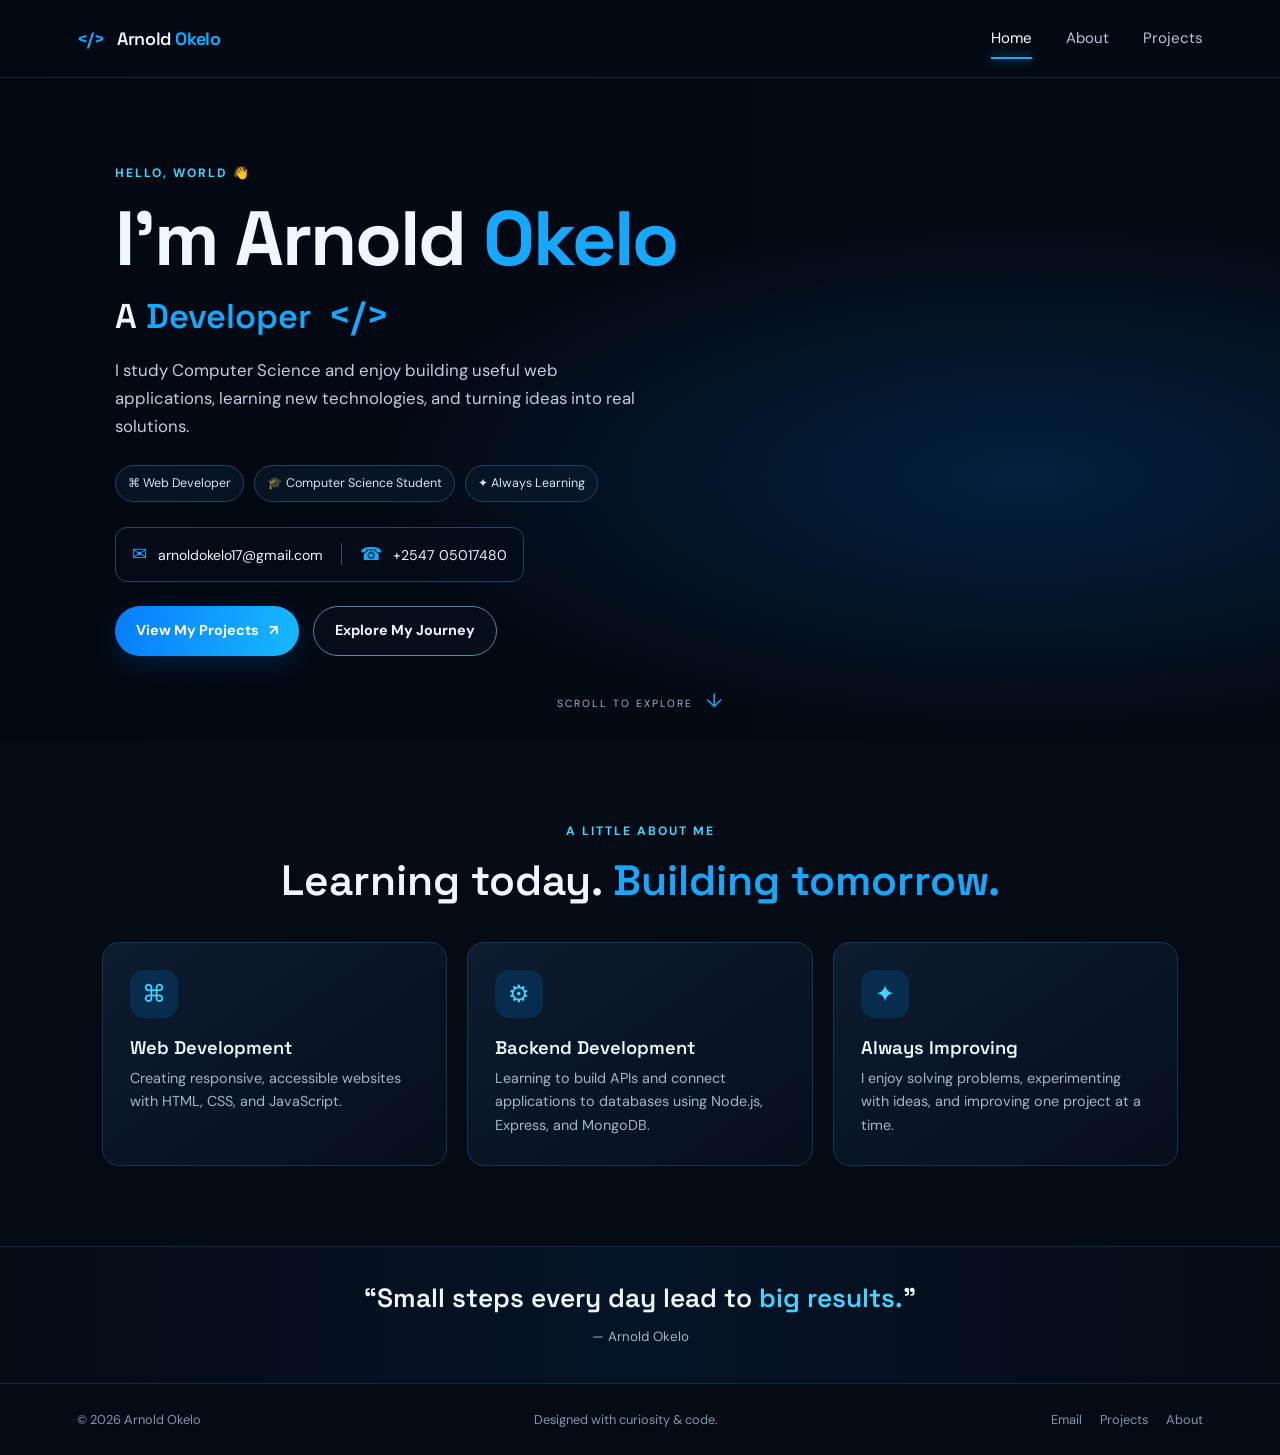
<file: index.html>
<!DOCTYPE html>
<html lang="en">
<head>
  <meta charset="UTF-8">
  <meta name="viewport" content="width=device-width, initial-scale=1.0">
  <meta name="description" content="Arnold Okelo — Computer Science student and developer portfolio.">
  <title>Arnold Okelo | Developer</title>
  <link rel="stylesheet" href="style.css">
  <script src="script.js" defer></script>
</head>
<body>
  <header class="site-header">
    <a class="brand" href="index.html"><span class="brand-mark">&lt;/&gt;</span> Arnold <b>Okelo</b></a>
    <button class="menu-toggle" aria-label="Toggle navigation" aria-expanded="false"><span></span><span></span><span></span></button>
    <nav class="nav-links">
      <a class="active" href="index.html">Home</a><a href="about.html">About</a><a href="projects.html">Projects</a>
    </nav>
  </header>

  <main>
    <section class="hero">
      <div class="hero-content">
        <p class="eyebrow">HELLO, WORLD 👋</p>
        <h1>I'm Arnold <span>Okelo</span></h1>
        <h2>A <span class="typed-role">Developer</span> <span class="code-mark">&lt;/&gt;</span></h2>
        <p class="hero-copy">I study Computer Science and enjoy building useful web applications, learning new technologies, and turning ideas into real solutions.</p>
        <div class="pills"><span>⌘ Web Developer</span><span>🎓 Computer Science Student</span><span>✦ Always Learning</span></div>
        <div class="contact-strip">
          <a href="mailto: arnoldokelo17@gmail.com"><span>✉</span> arnoldokelo17@gmail.com</a>
          <i></i>
          <a href="tel:+254705017480"><span>☎</span> +2547 05017480</a>
        </div>
        <div class="hero-actions">
          <a class="button primary" href="projects.html">View My Projects <span>↗</span></a>
          <a class="button outline" href="about.html">Explore My Journey</a>
        </div>
      </div>
      <div class="scroll-note">SCROLL TO EXPLORE <span>↓</span></div>
    </section>

    <section class="section">
      <div class="section-heading"><p class="eyebrow">A LITTLE ABOUT ME</p><h2>Learning today. <span>Building tomorrow.</span></h2></div>
      <div class="feature-grid">
        <article class="feature-card"><div class="feature-icon">⌘</div><h3>Web Development</h3><p>Creating responsive, accessible websites with HTML, CSS, and JavaScript.</p></article>
        <article class="feature-card"><div class="feature-icon">⚙</div><h3>Backend Development</h3><p>Learning to build APIs and connect applications to databases using Node.js, Express, and MongoDB.</p></article>
        <article class="feature-card"><div class="feature-icon">✦</div><h3>Always Improving</h3><p>I enjoy solving problems, experimenting with ideas, and improving one project at a time.</p></article>
      </div>
    </section>

    <section class="quote-band"><p>“Small steps every day lead to <span>big results.</span>”</p><small>— Arnold Okelo</small></section>
  </main>

  <footer class="footer"><span>© <span data-year></span> Arnold Okelo</span><span>Designed with curiosity &amp; code.</span><div class="footer-links"><a href="mailto:YOUR_EMAIL@gmail.com">Email</a><a href="projects.html">Projects</a><a href="about.html">About</a></div></footer>
</body>
</html>
</file>
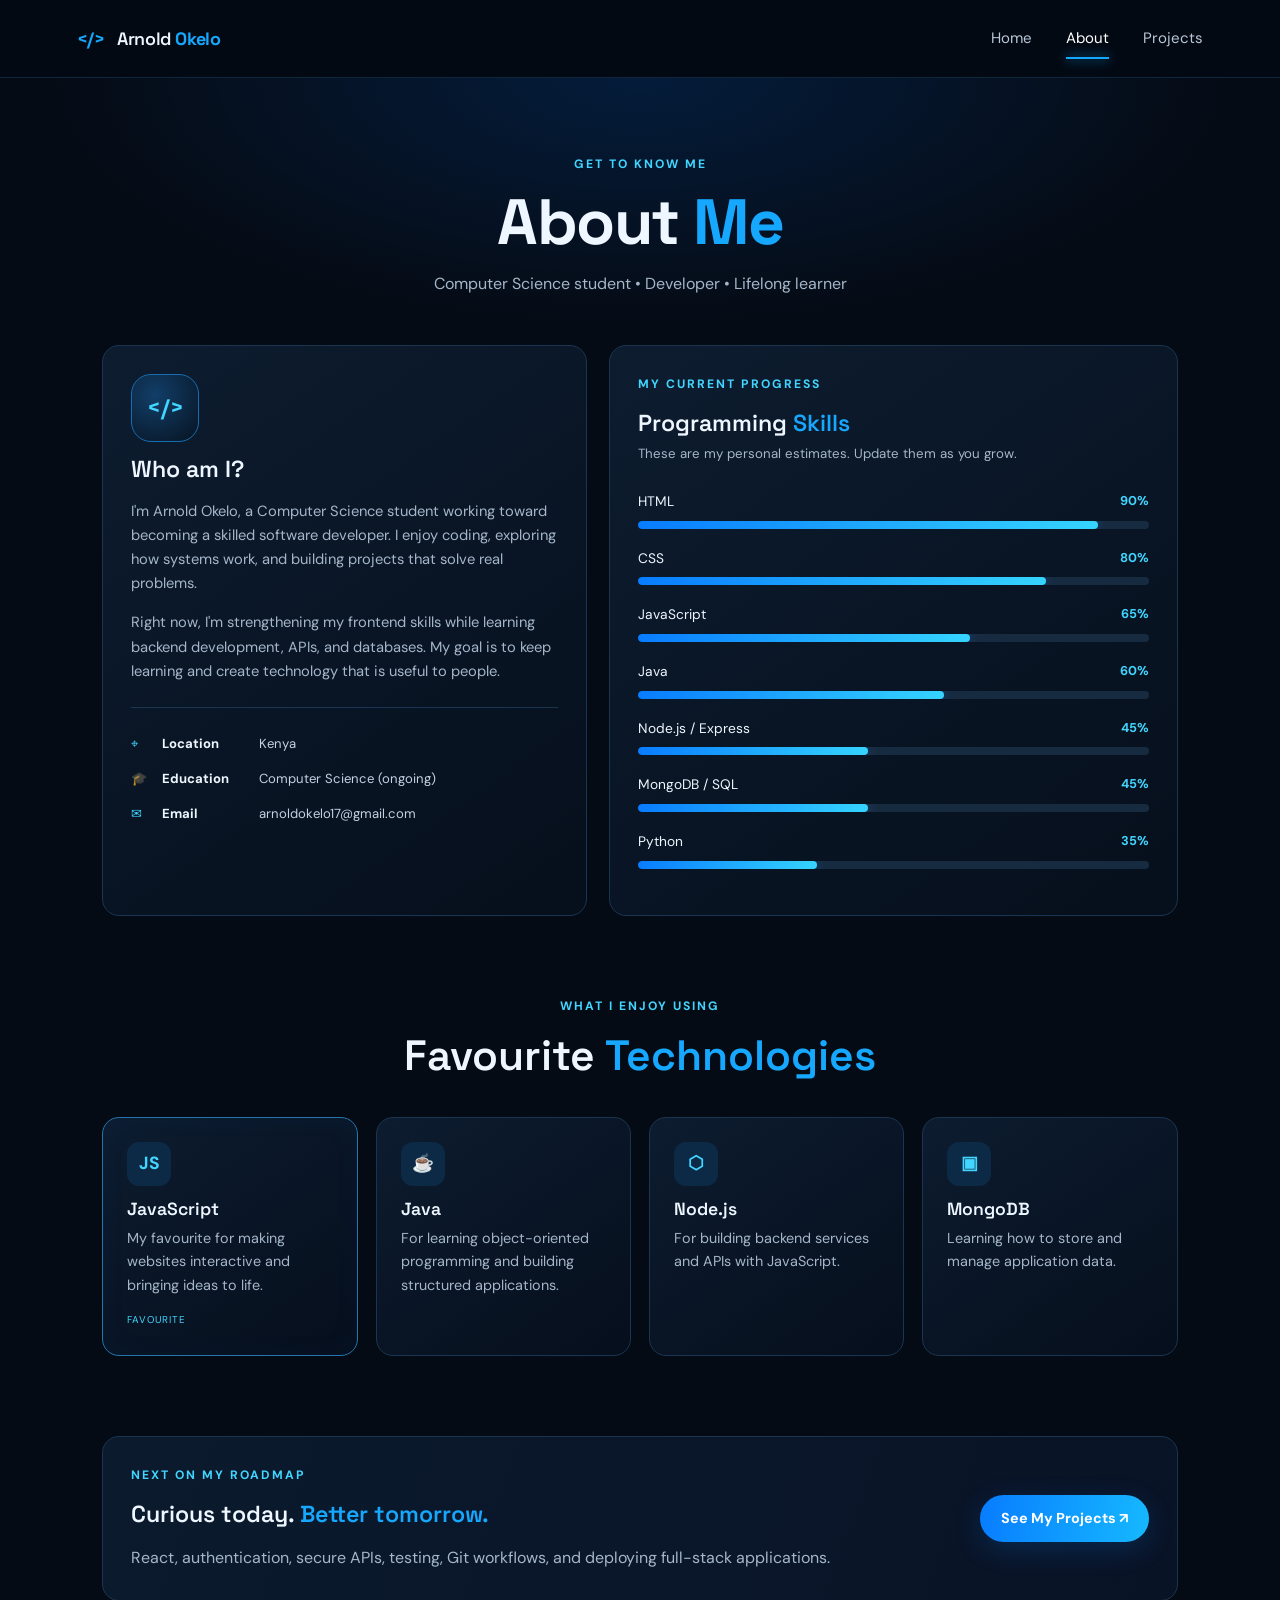
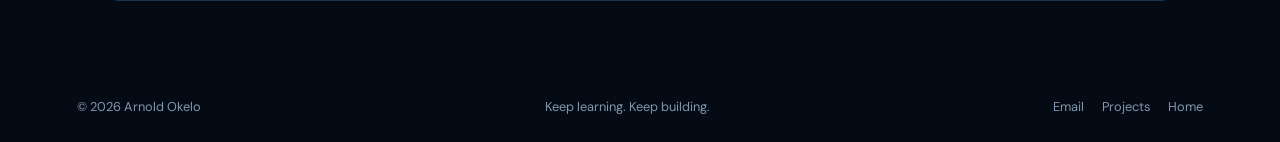
<file: about.html>
<!DOCTYPE html>
<html lang="en">
<head>
  <meta charset="UTF-8"><meta name="viewport" content="width=device-width, initial-scale=1.0">
  <title>About | Arnold Okelo</title><link rel="stylesheet" href="style.css"><script src="script.js" defer></script>
</head>
<body>
  <header class="site-header"><a class="brand" href="index.html"><span class="brand-mark">&lt;/&gt;</span> Arnold <b>Okelo</b></a><button class="menu-toggle" aria-label="Toggle navigation" aria-expanded="false"><span></span><span></span><span></span></button><nav class="nav-links"><a href="index.html">Home</a><a class="active" href="about.html">About</a><a href="projects.html">Projects</a></nav></header>
  <main class="page-main">
    <section class="page-intro"><p class="eyebrow">GET TO KNOW ME</p><h1>About <span>Me</span></h1><p>Computer Science student • Developer • Lifelong learner</p></section>
    <section class="about-layout">
      <article class="panel bio-panel"><div class="avatar">&lt;/&gt;</div><h2>Who am I?</h2><p>I'm Arnold Okelo, a Computer Science student working toward becoming a skilled software developer. I enjoy coding, exploring how systems work, and building projects that solve real problems.</p><p>Right now, I'm strengthening my frontend skills while learning backend development, APIs, and databases. My goal is to keep learning and create technology that is useful to people.</p><div class="bio-facts"><p><span>⌖</span><b>Location</b><span>Kenya</span></p><p><span>🎓</span><b>Education</b><span>Computer Science (ongoing)</span></p><p><span>✉</span><b>Email</b><span>arnoldokelo17@gmail.com</span></p></div></article>
      <section class="panel skills-panel"><div class="section-heading compact"><p class="eyebrow">MY CURRENT PROGRESS</p><h2>Programming <span>Skills</span></h2><p class="muted">These are my personal estimates. Update them as you grow.</p></div>
        <div class="skill"><div><span>HTML</span><b>90%</b></div><div class="progress"><span style="width:90%"></span></div></div>
        <div class="skill"><div><span>CSS</span><b>80%</b></div><div class="progress"><span style="width:80%"></span></div></div>
        <div class="skill"><div><span>JavaScript</span><b>65%</b></div><div class="progress"><span style="width:65%"></span></div></div>
        <div class="skill"><div><span>Java</span><b>60%</b></div><div class="progress"><span style="width:60%"></span></div></div>
        <div class="skill"><div><span>Node.js / Express</span><b>45%</b></div><div class="progress"><span style="width:45%"></span></div></div>
        <div class="skill"><div><span>MongoDB / SQL</span><b>45%</b></div><div class="progress"><span style="width:45%"></span></div></div>
        <div class="skill"><div><span>Python</span><b>35%</b></div><div class="progress"><span style="width:35%"></span></div></div>
      </section>
    </section>
    <section class="section">
      <div class="section-heading"><p class="eyebrow">WHAT I ENJOY USING</p><h2>Favourite <span>Technologies</span></h2></div>
      <div class="tech-grid">
        <article class="tech-card favourite"><span class="tech-symbol">JS</span><h3>JavaScript</h3><p>My favourite for making websites interactive and bringing ideas to life.</p><small>FAVOURITE</small></article>
        <article class="tech-card"><span class="tech-symbol">☕</span><h3>Java</h3><p>For learning object-oriented programming and building structured applications.</p></article>
        <article class="tech-card"><span class="tech-symbol">⬡</span><h3>Node.js</h3><p>For building backend services and APIs with JavaScript.</p></article>
        <article class="tech-card"><span class="tech-symbol">▣</span><h3>MongoDB</h3><p>Learning how to store and manage application data.</p></article>
      </div>
    </section>
    <section class="panel learning-panel"><div><p class="eyebrow">NEXT ON MY ROADMAP</p><h2>Curious today. <span>Better tomorrow.</span></h2><p>React, authentication, secure APIs, testing, Git workflows, and deploying full-stack applications.</p></div><a class="button primary" href="projects.html">See My Projects ↗</a></section>
  </main>
  <footer class="footer"><span>© <span data-year></span> Arnold Okelo</span><span>Keep learning. Keep building.</span><div class="footer-links"><a href="mailto:YOUR_EMAIL@gmail.com">Email</a><a href="projects.html">Projects</a><a href="index.html">Home</a></div></footer>
</body>
</html>
</file>
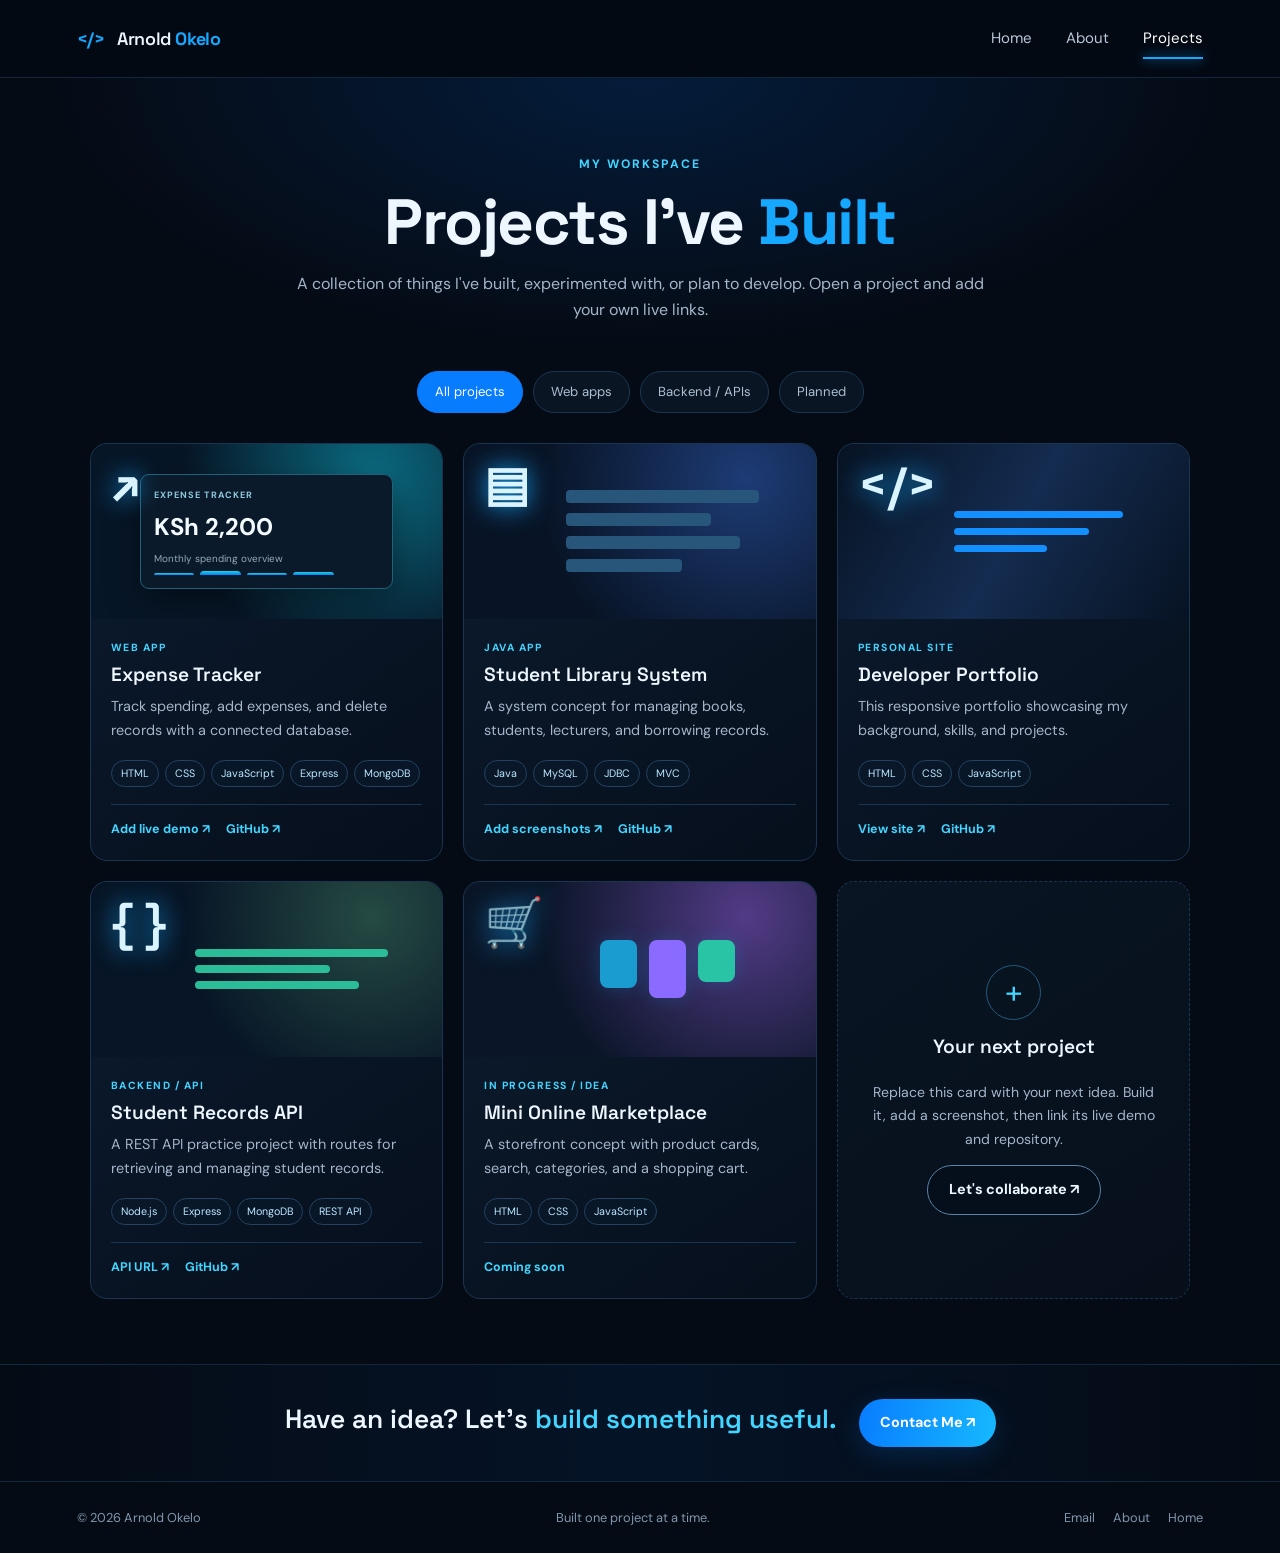
<file: projects.html>
<!DOCTYPE html>
<html lang="en">
<head>
  <meta charset="UTF-8"><meta name="viewport" content="width=device-width, initial-scale=1.0">
  <title>Projects | Arnold Okelo</title><link rel="stylesheet" href="style.css"><script src="script.js" defer></script>
</head>
<body>
  <header class="site-header"><a class="brand" href="index.html"><span class="brand-mark">&lt;/&gt;</span> Arnold <b>Okelo</b></a><button class="menu-toggle" aria-label="Toggle navigation" aria-expanded="false"><span></span><span></span><span></span></button><nav class="nav-links"><a href="index.html">Home</a><a href="about.html">About</a><a class="active" href="projects.html">Projects</a></nav></header>
  <main class="page-main">
    <section class="page-intro"><p class="eyebrow">MY WORKSPACE</p><h1>Projects I've <span>Built</span></h1><p>A collection of things I've built, experimented with, or plan to develop. Open a project and add your own live links.</p></section>
    <div class="filter-bar" role="group" aria-label="Filter projects"><button class="filter active" data-filter="all">All projects</button><button class="filter" data-filter="web">Web apps</button><button class="filter" data-filter="backend">Backend / APIs</button><button class="filter" data-filter="planned">Planned</button></div>
    <section class="project-grid">
      <article class="project-card" data-category="web"><div class="project-art art-expense"><span>↗</span><div class="mini-window"><b>EXPENSE TRACKER</b><strong>KSh 2,200</strong><small>Monthly spending overview</small><div class="mini-bars"><i></i><i></i><i></i><i></i></div></div></div><div class="project-body"><p class="project-type">WEB APP</p><h2>Expense Tracker</h2><p>Track spending, add expenses, and delete records with a connected database.</p><div class="tags"><span>HTML</span><span>CSS</span><span>JavaScript</span><span>Express</span><span>MongoDB</span></div><div class="project-links"><a href="https://github.com/clad-code/Expense-Tracker" class="project-link placeholder-link">Add live demo ↗</a><a href="#" class="project-link placeholder-link">GitHub ↗</a></div></div></article>
      <article class="project-card" data-category="web"><div class="project-art art-library"><span>▤</span><div class="library-lines"><i></i><i></i><i></i><i></i></div></div><div class="project-body"><p class="project-type">JAVA APP</p><h2>Student Library System</h2><p>A system concept for managing books, students, lecturers, and borrowing records.</p><div class="tags"><span>Java</span><span>MySQL</span><span>JDBC</span><span>MVC</span></div><div class="project-links"><a href="#" class="project-link placeholder-link">Add screenshots ↗</a><a href="#" class="project-link placeholder-link">GitHub ↗</a></div></div></article>
      <article class="project-card" data-category="web"><div class="project-art art-portfolio"><span>&lt;/&gt;</span><div class="portfolio-lines"><i></i><i></i><i></i></div></div><div class="project-body"><p class="project-type">PERSONAL SITE</p><h2>Developer Portfolio</h2><p>This responsive portfolio showcasing my background, skills, and projects.</p><div class="tags"><span>HTML</span><span>CSS</span><span>JavaScript</span></div><div class="project-links"><a href="index.html" class="project-link">View site ↗</a><a href="#" class="project-link placeholder-link">GitHub ↗</a></div></div></article>
      <article class="project-card" data-category="backend"><div class="project-art art-api"><span>{ }</span><div class="api-lines"><i></i><i></i><i></i></div></div><div class="project-body"><p class="project-type">BACKEND / API</p><h2>Student Records API</h2><p>A REST API practice project with routes for retrieving and managing student records.</p><div class="tags"><span>Node.js</span><span>Express</span><span>MongoDB</span><span>REST API</span></div><div class="project-links"><a href="#" class="project-link placeholder-link">API URL ↗</a><a href="https://github.com/clad-code/MarketPlace" class="project-link placeholder-link">GitHub ↗</a></div></div></article>
      <article class="project-card" data-category="planned"><div class="project-art art-market"><span>🛒</span><div class="market-circles"><i></i><i></i><i></i></div></div><div class="project-body"><p class="project-type">IN PROGRESS / IDEA</p><h2>Mini Online Marketplace</h2><p>A storefront concept with product cards, search, categories, and a shopping cart.</p><div class="tags"><span>HTML</span><span>CSS</span><span>JavaScript</span></div><div class="project-links"><a href="https://github.com/clad-code/MarketPlace" class="project-link placeholder-link">Coming soon</a></div></div></article>
      <article class="project-card add-project" data-category="planned"><div class="add-circle">+</div><h2>Your next project</h2><p>Replace this card with your next idea. Build it, add a screenshot, then link its live demo and repository.</p><a class="button outline" href="mailto:YOUR_EMAIL@gmail.com">Let's collaborate ↗</a></article>
    </section>
    <section class="quote-band project-cta"><p>Have an idea? Let's <span>build something useful.</span></p><a class="button primary" href="mailto:YOUR_EMAIL@gmail.com">Contact Me ↗</a></section>
  </main>
  <footer class="footer"><span>© <span data-year></span> Arnold Okelo</span><span>Built one project at a time.</span><div class="footer-links"><a href="mailto: arnoldokelo17@gmail.com">Email</a><a href="about.html">About</a><a href="index.html">Home</a></div></footer>
</body>
</html>
</file>
<file: style.css>
@import url('https://fonts.googleapis.com/css2?family=DM+Sans:wght@400;500;600;700&family=Space+Grotesk:wght@400;500;600;700&display=swap');
:root{--bg:#050b15;--panel:#0a1423;--panel2:#0d1b2d;--line:#1a3551;--text:#eef6ff;--muted:#a5b6ca;--blue:#16a8ff;--cyan:#42d5ff;--purple:#8365ff}
*{box-sizing:border-box}html{scroll-behavior:smooth}body{margin:0;background:var(--bg);color:var(--text);font-family:'DM Sans',sans-serif;line-height:1.65}a{color:inherit;text-decoration:none}button{font:inherit}.site-header{height:78px;display:flex;align-items:center;justify-content:space-between;padding:0 clamp(22px,6vw,90px);background:rgba(4,10,20,.92);border-bottom:1px solid rgba(58,124,178,.25);position:sticky;top:0;z-index:20;backdrop-filter:blur(16px)}.brand{font-family:'Space Grotesk',sans-serif;font-size:1.12rem;font-weight:600;letter-spacing:-.4px}.brand b,.brand-mark{color:var(--blue)}.brand-mark{font-weight:700;margin-right:8px}.nav-links{display:flex;gap:34px;align-items:center}.nav-links a{font-size:.94rem;color:#b9c7d8;position:relative;padding:8px 0}.nav-links a:hover,.nav-links a.active{color:white}.nav-links a.active:after{content:"";position:absolute;height:2px;width:100%;bottom:0;left:0;background:var(--blue);box-shadow:0 0 12px var(--blue)}.menu-toggle{display:none;background:none;border:0;padding:8px}.menu-toggle span{display:block;width:24px;height:2px;background:#eaf5ff;margin:5px}
.hero{min-height:660px;display:flex;align-items:center;padding:85px clamp(22px,9vw,140px);position:relative;isolation:isolate;overflow:hidden;background:linear-gradient(90deg,rgba(3,8,16,.98) 0%,rgba(3,9,19,.92) 38%,rgba(3,9,19,.45) 72%,rgba(3,9,19,.42) 100%),linear-gradient(0deg,#050b15 0%,transparent 23%),url('https://images.unsplash.com/photo-1496181133206-80ce9b88a853?auto=format&fit=crop&w=2000&q=85') center/cover no-repeat}.hero:after{content:"";position:absolute;inset:0;z-index:-1;background:radial-gradient(ellipse at 80% 60%,rgba(0,134,255,.18),transparent 45%);pointer-events:none}.hero-content{max-width:670px;position:relative;z-index:1}.eyebrow{color:var(--cyan);font-size:.76rem;font-weight:700;letter-spacing:2px;margin:0 0 14px}.hero h1,.page-intro h1{font:700 clamp(2.7rem,6vw,5rem)/1.07 'Space Grotesk',sans-serif;letter-spacing:-2px;margin:0 0 12px}.hero h1 span,.hero h2 span,.section-heading h2 span,.page-intro h1 span,.learning-panel h2 span{color:var(--blue)}.hero h2{font:600 clamp(1.5rem,3vw,2.15rem) 'Space Grotesk',sans-serif;margin:0 0 18px}.code-mark{color:var(--cyan);font-size:1.1em;margin-left:8px}.hero-copy{max-width:520px;color:#c0cede;font-size:1.05rem}.pills{display:flex;flex-wrap:wrap;gap:10px;margin:25px 0}.pills span,.tags span{border:1px solid #234360;background:rgba(9,25,43,.7);border-radius:99px;padding:7px 12px;font-size:.78rem;color:#d3e5f7}.contact-strip{display:flex;align-items:center;gap:18px;flex-wrap:wrap;border:1px solid #244461;background:rgba(3,12,24,.75);border-radius:12px;padding:12px 16px;width:max-content;max-width:100%;font-size:.88rem}.contact-strip a span{color:var(--blue);font-size:1.1rem;margin-right:7px}.contact-strip i{height:22px;width:1px;background:#35516d}.hero-actions{display:flex;gap:14px;flex-wrap:wrap;margin-top:24px}.button{display:inline-flex;align-items:center;justify-content:center;gap:10px;padding:12px 21px;border-radius:99px;font-weight:700;font-size:.9rem;transition:transform .2s,box-shadow .2s}.button:hover{transform:translateY(-2px)}.primary{background:linear-gradient(100deg,#087cff,#16b9ff);color:white;box-shadow:0 8px 28px rgba(0,132,255,.18)}.outline{border:1px solid #5a83a7;background:rgba(5,15,28,.7)}.outline:hover{border-color:var(--cyan)}.scroll-note{position:absolute;bottom:24px;left:50%;transform:translateX(-50%);font-size:.65rem;letter-spacing:2px;color:#9eb6ce}.scroll-note span{color:var(--blue);font-size:1.2rem;margin-left:8px}.section{padding:80px clamp(22px,8vw,120px)}.section-heading{text-align:center;margin:0 auto 36px;max-width:720px}.section-heading h2{font:600 clamp(1.8rem,3.6vw,2.65rem)/1.2 'Space Grotesk',sans-serif;margin:0 0 12px}.feature-grid{display:grid;grid-template-columns:repeat(3,1fr);gap:20px;max-width:1150px;margin:auto}.feature-card,.panel,.tech-card,.project-card{background:linear-gradient(145deg,rgba(13,29,48,.96),rgba(6,15,28,.96));border:1px solid var(--line);border-radius:17px}.feature-card{padding:27px}.feature-icon{display:grid;place-items:center;width:48px;height:48px;border-radius:14px;background:#082c4d;color:var(--cyan);font-size:1.5rem}.feature-card h3{font:600 1.15rem 'Space Grotesk',sans-serif;margin:18px 0 8px}.feature-card p,.tech-card p,.project-body>p:not(.project-type){color:var(--muted);font-size:.9rem;margin:0}.quote-band{padding:34px 20px;text-align:center;border-top:1px solid #11283e;border-bottom:1px solid #11283e;background:linear-gradient(90deg,transparent,rgba(0,119,255,.08),transparent)}.quote-band p{font:600 clamp(1.15rem,2.5vw,1.65rem) 'Space Grotesk',sans-serif;margin:0 0 8px}.quote-band p span{color:var(--cyan)}.quote-band small{color:var(--muted)}.footer{padding:25px clamp(22px,6vw,90px);display:flex;justify-content:space-between;align-items:center;gap:15px;flex-wrap:wrap;color:#8196ad;font-size:.8rem}.footer-links{display:flex;gap:18px}.footer a:hover{color:var(--cyan)}
.page-main{min-height:70vh}.page-intro{text-align:center;padding:76px 22px 48px;background:radial-gradient(ellipse at 50% 0%,rgba(0,119,255,.16),transparent 65%)}.page-intro h1{font-size:clamp(2.5rem,5vw,4rem);letter-spacing:-1.5px}.page-intro>p:last-child{color:var(--muted);margin:14px auto 0;max-width:700px}.about-layout{display:grid;grid-template-columns:.92fr 1.08fr;gap:22px;padding:0 clamp(22px,8vw,120px);max-width:1400px;margin:0 auto}.panel{padding:28px}.bio-panel h2,.skills-panel h2,.learning-panel h2{font:600 1.45rem 'Space Grotesk',sans-serif;margin:12px 0}.bio-panel>p{font-size:.92rem;color:var(--muted)}.avatar{width:68px;height:68px;border:1px solid #176db2;background:radial-gradient(circle at 35% 30%,#123e68,#071321);border-radius:20px;display:grid;place-items:center;font:700 1.4rem 'Space Grotesk';color:var(--cyan)}.bio-facts{border-top:1px solid var(--line);margin-top:24px;padding-top:12px}.bio-facts p{display:grid;grid-template-columns:24px 90px 1fr;gap:7px;align-items:center;font-size:.82rem}.bio-facts p span:first-child{color:var(--cyan)}.bio-facts p span:last-child{color:#c3d1e1;overflow-wrap:anywhere}.compact{text-align:left;margin-bottom:25px}.compact h2{margin:0 0 5px}.muted{font-size:.83rem;color:var(--muted);margin:0}.skill{margin:18px 0}.skill>div:first-child{display:flex;justify-content:space-between;font-size:.86rem;margin-bottom:8px}.skill b{color:var(--cyan);font-size:.8rem}.progress{height:8px;background:#172b40;border-radius:99px;overflow:hidden}.progress span{display:block;height:100%;border-radius:99px;background:linear-gradient(90deg,#087cff,#35d4ff);box-shadow:0 0 12px #087cff66}.tech-grid{display:grid;grid-template-columns:repeat(4,1fr);gap:18px;max-width:1200px;margin:auto}.tech-card{padding:24px;position:relative}.tech-card h3{font:600 1.1rem 'Space Grotesk',sans-serif;margin:12px 0 7px}.tech-symbol{display:grid;place-items:center;width:44px;height:44px;border-radius:12px;background:#0c2a45;color:var(--cyan);font-weight:700;font-size:1.1rem}.tech-card.favourite{border-color:#2674a9;box-shadow:inset 0 0 30px #087cff0a}.tech-card small{display:inline-block;color:var(--cyan);font-size:.62rem;letter-spacing:1px;margin-top:14px}.learning-panel{margin:0 clamp(22px,8vw,120px) 70px;display:flex;justify-content:space-between;align-items:center;gap:25px;background:linear-gradient(110deg,#0b1a2d,#091326)}.learning-panel>div{max-width:720px}.learning-panel h2{margin:0 0 8px}.learning-panel p:last-child{color:var(--muted);margin-bottom:0}.filter-bar{display:flex;justify-content:center;gap:10px;flex-wrap:wrap;padding:0 20px 30px}.filter{border:1px solid var(--line);background:#091523;color:#aebfd2;border-radius:99px;padding:9px 17px;cursor:pointer;font-size:.82rem}.filter:hover,.filter.active{background:#087cff;color:white;border-color:#087cff}.project-grid{display:grid;grid-template-columns:repeat(3,minmax(0,1fr));gap:20px;padding:0 clamp(22px,7vw,100px) 65px;max-width:1500px;margin:auto}.project-card{overflow:hidden;transition:transform .2s,border-color .2s}.project-card:hover{transform:translateY(-4px);border-color:#2778ad}.project-art{height:175px;position:relative;display:flex;align-items:center;justify-content:center;overflow:hidden}.project-art>span{font:700 3rem 'Space Grotesk';color:#d9f4ff;position:absolute;left:20px;top:10px;text-shadow:0 0 25px #16a8ff}.art-expense{background:radial-gradient(circle at 80% 20%,#0b6d83,#071627 60%)}.mini-window{width:72%;height:115px;border:1px solid #236079;border-radius:9px;background:#0b1a2a;padding:13px;display:flex;flex-direction:column;gap:4px;box-shadow:0 12px 35px #0006}.mini-window b{font-size:.57rem;letter-spacing:1px;color:#90c8dc}.mini-window strong{font-size:1.5rem;color:#f4fbff}.mini-window small{font-size:.62rem;color:#92a9bc}.mini-bars{display:flex;align-items:end;gap:6px;height:23px}.mini-bars i{display:block;width:18%;background:linear-gradient(#19d7dc,#087cff);border-radius:4px 4px 0 0;height:60%}.mini-bars i:nth-child(2){height:90%}.mini-bars i:nth-child(3){height:45%}.mini-bars i:nth-child(4){height:75%}.art-library{background:radial-gradient(circle at 80% 20%,#1d3b75,#081426 65%)}.library-lines{width:55%;display:grid;gap:10px;margin-left:45px}.library-lines i,.portfolio-lines i,.api-lines i{height:13px;border-radius:4px;background:#28557a}.library-lines i:nth-child(2){width:75%}.library-lines i:nth-child(3){width:90%}.library-lines i:nth-child(4){width:60%}.art-portfolio{background:linear-gradient(120deg,#071323,#142c50,#071323)}.portfolio-lines{display:grid;gap:10px;width:48%;margin-left:50px}.portfolio-lines i{height:7px;background:#138fff}.portfolio-lines i:nth-child(2){width:80%}.portfolio-lines i:nth-child(3){width:55%}.art-api{background:radial-gradient(circle at 80% 20%,#254a43,#071526 60%)}.api-lines{display:grid;gap:8px;width:55%;margin-left:50px}.api-lines i{height:8px;background:#2bbd98}.api-lines i:nth-child(2){width:70%}.api-lines i:nth-child(3){width:85%}.art-market{background:radial-gradient(circle at 80% 20%,#523b86,#0a1527 65%)}.market-circles{display:flex;gap:12px;margin-left:55px}.market-circles i{width:37px;height:48px;border-radius:8px;background:#1a9cd0;box-shadow:0 0 20px #16a8ff33}.market-circles i:nth-child(2){background:#8b6bff;height:58px}.market-circles i:nth-child(3){background:#29c3a5;height:42px}.project-body{padding:20px}.project-type{font-size:.65rem;letter-spacing:1.5px;color:var(--cyan);font-weight:700;margin:0 0 6px}.project-body h2,.add-project h2{font:600 1.2rem 'Space Grotesk',sans-serif;margin:0 0 8px}.tags{display:flex;flex-wrap:wrap;gap:6px;margin:17px 0}.tags span{font-size:.67rem;padding:4px 9px;color:#bde8ff}.project-links{display:flex;gap:16px;flex-wrap:wrap;border-top:1px solid var(--line);padding-top:14px;margin-top:15px}.project-link{font-size:.78rem;font-weight:700;color:var(--cyan)}.project-link:hover{text-decoration:underline}.add-project{display:flex;align-items:center;justify-content:center;flex-direction:column;text-align:center;padding:28px;min-height:350px;border-style:dashed;background:linear-gradient(145deg,#091523,#070f1b)}.add-project p{color:var(--muted);font-size:.88rem}.add-circle{width:55px;height:55px;border:1px solid #235a7e;border-radius:50%;display:grid;place-items:center;color:var(--cyan);font-size:2rem;margin-bottom:14px}.project-cta{display:flex;align-items:center;justify-content:center;gap:22px;flex-wrap:wrap}
@media(max-width:900px){.hero{min-height:620px;background-position:62% center}.feature-grid{grid-template-columns:1fr 1fr}.feature-card:last-child{grid-column:span 2}.about-layout{grid-template-columns:1fr}.tech-grid{grid-template-columns:1fr 1fr}.project-grid{grid-template-columns:repeat(2,minmax(0,1fr))}.learning-panel{margin-bottom:45px}}
@media(max-width:650px){.site-header{height:68px;padding:0 20px}.menu-toggle{display:block;cursor:pointer}.nav-links{display:none;position:absolute;top:67px;left:0;right:0;background:#07111f;border-bottom:1px solid var(--line);padding:18px 24px;flex-direction:column;align-items:flex-start;gap:12px}.nav-links.open{display:flex}.nav-links a{width:100%}.hero{min-height:680px;padding:65px 23px 90px;background-position:65% center;background-image:linear-gradient(90deg,rgba(3,8,16,.97),rgba(3,8,16,.75)),linear-gradient(0deg,#050b15 0%,transparent 45%),url('https://images.unsplash.com/photo-1496181133206-80ce9b88a853?auto=format&fit=crop&w=1200&q=85')}.hero h1{font-size:clamp(2.7rem,13vw,4rem)}.hero-copy{font-size:.96rem}.contact-strip{width:100%;gap:8px;flex-direction:column;align-items:flex-start}.contact-strip i{display:none}.pills{gap:7px}.pills span{font-size:.72rem}.section{padding:58px 22px}.feature-grid{grid-template-columns:1fr}.feature-card:last-child{grid-column:auto}.page-intro{padding:60px 22px 38px}.about-layout{padding:0 18px}.panel{padding:22px}.bio-facts p{grid-template-columns:22px 75px 1fr;font-size:.75rem}.tech-grid{grid-template-columns:1fr 1fr;gap:12px}.tech-card{padding:17px}.learning-panel{margin:0 18px 45px;align-items:flex-start;flex-direction:column}.project-grid{grid-template-columns:1fr;padding:0 18px 45px}.project-art{height:190px}.project-cta{flex-direction:column}.footer{justify-content:center;text-align:center;flex-direction:column;gap:7px}.scroll-note{bottom:15px}}
</file>
